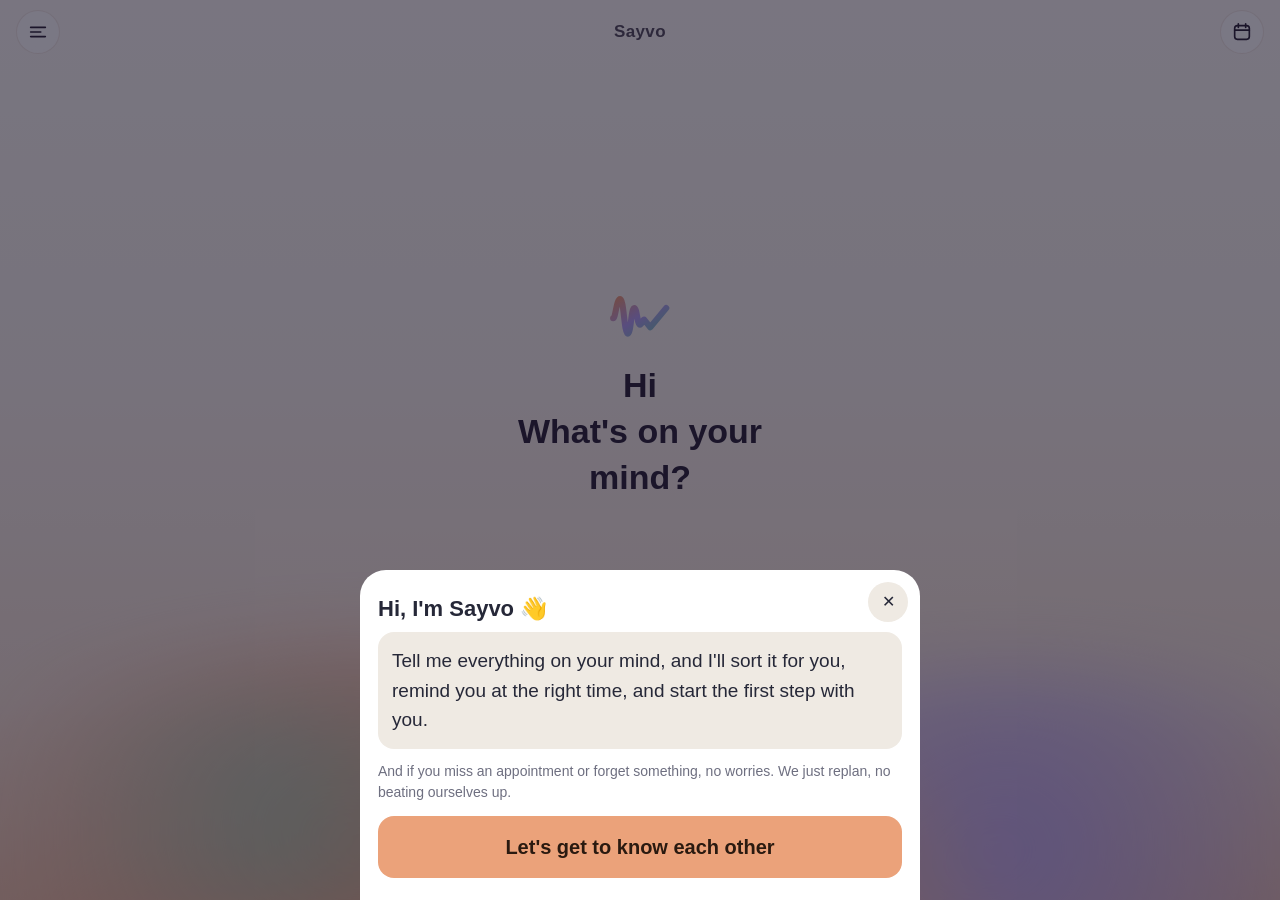
<file: index.html>
<!doctype html>
<html lang="ar" dir="rtl">
<head>
<meta charset="utf-8">
<meta name="viewport" content="width=device-width,initial-scale=1,viewport-fit=cover">
<title>Sayvo</title>
<meta name="description" content="Say it once. Consider it done. قولها، وسيب الباقي على سايفو.">
<meta http-equiv="Content-Security-Policy" content="default-src 'self'; script-src 'self' 'unsafe-inline' https://accounts.google.com https://cdnjs.cloudflare.com; style-src 'self' 'unsafe-inline' https://fonts.googleapis.com; font-src 'self' data: https://fonts.gstatic.com; img-src 'self' data: blob:; media-src 'self' data: blob: https:; connect-src 'self' https://cdnjs.cloudflare.com https://api.nrg-egypt.com https://api.alquran.cloud https://www.googleapis.com https://gmail.googleapis.com https://oauth2.googleapis.com; frame-src https://accounts.google.com; object-src 'none'; worker-src 'self' blob: https://cdnjs.cloudflare.com; base-uri 'self'">
<meta name="theme-color" content="#1B1D33">
<link rel="manifest" href="manifest.webmanifest">
<link rel="icon" href="icon-192.png">
<link rel="apple-touch-icon" href="apple-touch-icon.png">
<link rel="preconnect" href="https://fonts.googleapis.com"><link rel="preconnect" href="https://fonts.gstatic.com" crossorigin>
<link href="https://fonts.googleapis.com/css2?family=IBM+Plex+Sans+Arabic:wght@400;500;600;700&display=swap" rel="stylesheet">
<link rel="stylesheet" href="app.css">
</head>
<body>
<div id="app">

<header class="top">
 <button class="ic" id="mnuTop" aria-label="القايمة" title="القايمة">☰</button>
 <div class="hello"><b id="greet">أهلاً</b><small id="today"></small></div>
 <div class="topbtns">
  <button class="ic" id="btnFeel" aria-label="مضغوط؟" title="مضغوط؟">🌧️</button>
  <button class="ic" id="btnSet" aria-label="الإعدادات" title="الإعدادات">⚙️</button>
  <button class="ic orbmini" id="toOrb" aria-label="دايرة الصوت" title="دايرة الصوت"><i></i></button>
 </div>
</header>

<!-- ============ HOME: just the voice orb (like a call screen) ============ -->
<section class="screen" id="home">
 <div class="aur" aria-hidden="true"><i class="a1"></i><i class="a2"></i><i class="a3"></i><i class="a4"></i></div>
 <div class="htop"><button class="hb" id="mnuBtn" aria-label="القايمة" title="القايمة"><svg viewBox="0 0 24 24"><path d="M4 7h16M4 12h11M4 17h16"/></svg></button>
  <span class="hbrand">Sayvo</span>
  <button class="hb" id="orbToday" aria-label="النهارده" title="النهارده"><svg viewBox="0 0 24 24"><rect x="4" y="5" width="16" height="15" rx="3"/><path d="M8 3v4M16 3v4M4 10h16"/></svg></button></div>
 <div class="hmid">
  <svg class="mark" viewBox="0 0 100 100" aria-hidden="true"><defs><linearGradient id="hmG" x1="0" y1="0" x2="1" y2="1"><stop offset="0" stop-color="#EE9A72"/><stop offset=".5" stop-color="#B39DF0"/><stop offset="1" stop-color="#6FCBAE"/></linearGradient></defs>
   <path d="M8 52 C12 52 13 22 19 22 C25 22 25 76 31 76 C36 76 36 36 41 36 C45.5 36 45.5 62 50 62 C53 62 54 54 56.5 54 L66 66 L91 36" fill="none" stroke="url(#hmG)" stroke-width="9.5" stroke-linecap="round" stroke-linejoin="round"/></svg>
  <h1 class="hgreet" id="orbGreet"></h1>
  <div class="orbsay" id="orbSay" aria-live="polite" translate="no"></div>
  <p class="orbheard" id="orbHeard" dir="auto" translate="no"></p>
 </div>
 <button class="orbnow" id="orbNow"></button>
 <div class="hbar">
  <button class="hb big" id="orbKb" aria-label="اكتب" title="اكتب"><svg viewBox="0 0 24 24"><rect x="3" y="6" width="18" height="12" rx="3"/><path d="M7 10h.01M11 10h.01M15 10h.01M7 14h10"/></svg></button>
  <button class="orb" id="orb" aria-label="اتكلم"><span class="wave"><i></i><i></i><i></i></span><span class="lbl"><svg viewBox="0 0 24 24"><rect x="9" y="3" width="6" height="11" rx="3"/><path d="M5 11a7 7 0 0 0 14 0M12 18v3"/></svg><b id="orbHint">اتكلم</b></span></button>
  <button class="hb big" id="orbStop" aria-label="خلصت" title="خلصت" hidden><svg viewBox="0 0 24 24"><path d="M6 6l12 12M18 6L6 18"/></svg></button>
  <button class="hb big" id="orbFocus" aria-label="فوكس+" title="فوكس+"><svg viewBox="0 0 24 24"><circle cx="12" cy="12" r="8"/><circle cx="12" cy="12" r="3.5"/></svg></button>
 </div>
</section>

<!-- ============ NOW ============ -->
<section class="screen on" id="now">
 <div class="pills" id="modeSeg" aria-label="الواجهة والمود"></div>
 <div id="hardBar" class="hardbar" hidden>يوم صعب: الضروري بس النهارده، والباقي مستنيك من غير زعل. <button id="hardOff" class="link">رجّع كل حاجة</button></div>
 <div id="nowOne" class="col">
 <div id="tBar"></div>
 <div id="nudge"></div>
 <div class="card next" id="nextCard"></div>
 <div class="energy" id="energy" hidden></div>
 <div class="row2">
  <div class="card mini" id="ptsCard"></div>
  <div class="card mini" id="dayCard"></div>
 </div>
 <div class="card">
  <div class="ch"><h3>أهم 3 النهارده</h3><small>اختارهم من "كل حاجة" بالنجمة ⭐</small></div>
  <div id="top3"></div>
 </div>
 <div class="quick">
  <button class="chip" id="qClean">🧹 اليوم باظ؟ نبدأ على نضيف</button>
  <button class="chip" id="qHard">🫶 يوم صعب</button>
  <button class="chip" id="qNight">🌙 ملخص اليوم</button><button class="chip" id="qWeek">🗓️ مراجعة الأسبوع</button>
  <button class="chip" id="qFind">🔑 فين حطيت...؟</button>
  <button class="chip" id="qMe">🌿 حياتي</button>
  <button class="chip" id="qSumm">📚 لخّصلي محاضرة أو كتاب</button>
 </div>
 </div>
 <div id="nowWith" class="col" hidden></div>
 <div id="nowWait" class="col" hidden></div>
 <div id="nowLay" class="col" hidden></div>
 <div id="nowMom" class="col" hidden></div>
 <div id="nowBiz" class="col" hidden></div>
 <div id="nowOut" class="col" hidden></div>
 <div id="nowCalm" class="col" hidden></div>
</section>

<!-- ============ ALL ============ -->
<section class="screen" id="all">
 <div class="seg" id="allSeg">
  <button data-v="tasks" class="on">الحاجات</button>
  <button data-v="life">حياتي</button>
  <button data-v="ideas">خزنة الأفكار</button>
  <button data-v="people">الناس</button>
  <button data-v="places">أماكن الحاجات</button>
 </div>
 <div id="allBody"></div>
</section>

<!-- ============ MONEY ============ -->
<section class="screen" id="money">
 <div class="card avail" id="availCard"></div>
 <div class="card">
  <div class="ch"><h3>عايز تشتري حاجة؟</h3><small>قول أو اكتب، وسندي يقولك تقدر ولا لأ</small></div>
  <div class="inrow"><input id="buyIn" placeholder="مثلاً: سماعة وجزمة وشاحن"><button class="btn" id="buyGo">اسأل</button><button class="btn ghost micsm" id="buyMic" aria-label="بالصوت">🎙️</button></div>
 </div>
 <div class="card" id="wishCard"></div>
 <div class="card" id="billsCard"></div>
 <div class="card">
  <div class="ch"><h3>صرفت حاجة؟</h3><small>عشان الرصيد يفضل مظبوط</small></div>
  <div class="inrow"><input id="spAmt" type="number" inputmode="numeric" placeholder="المبلغ" style="max-width:120px"><input id="spNote" placeholder="في إيه؟"><button class="btn" id="spGo">سجّل</button></div>
 </div>
 <div class="card" id="monthCard"></div>
 <details class="card"><summary><b>إعدادات الفلوس</b></summary>
  <div class="form" id="moneyForm">
   <label>رصيدك دلوقتي (جنيه)<input id="mBal" type="number" inputmode="numeric"></label>
   <label>المرتب (جنيه)<input id="mSal" type="number" inputmode="numeric"></label>
   <label>يوم القبض في الشهر<input id="mPay" type="number" inputmode="numeric" min="1" max="31"></label>
   <label>أكل ومواصلات في اليوم تقريباً<input id="mDaily" type="number" inputmode="numeric"></label>
   <label>مبلغ طوارئ ما يتلمسش<input id="mBuf" type="number" inputmode="numeric"></label>
   <label>تقدر تحوّش كام في الأسبوع؟<input id="mWeek" type="number" inputmode="numeric"></label>
   <label>أي حاجة فوق المبلغ ده تستنى 24 ساعة<input id="mBrake" type="number" inputmode="numeric"></label>
   <button class="btn" id="mSave">احفظ</button>
   <p class="note">سندي بينظّم الصرف بس. مش بينصح باستثمار ولا قروض، والقرار دايماً ليك. الأرقام محفوظة على موبايلك بس.</p>
  </div>
 </details>
</section>

<!-- ============ FOCUS ============ -->
<section class="screen" id="focus">
 <div class="card fpcard" id="fpCard"></div>
 <div class="card ringwrap">
  <div class="ftask" id="fTask">🎧 جلسة تركيز</div>
  <svg viewBox="0 0 200 200" class="ring" aria-hidden="true"><circle cx="100" cy="100" r="86" class="rbg"/><circle cx="100" cy="100" r="86" class="rfg" id="rFg"/></svg>
  <div class="rtime" id="fTime">25:00</div>
  <div class="presets" id="fPre"><button data-m="5">5</button><button data-m="15">15</button><button data-m="25" class="on">25</button><button data-m="45">45</button></div>
  <div class="frow"><button class="btn big" id="fGo">ابدأ</button><button class="btn ghost" id="fStop" hidden>وقّف</button></div>
  <label class="tog"><input type="checkbox" id="fBuddy" checked> سندي معاك في الجلسة (بيطمن عليك بالصوت)</label>
 </div>
 <div class="card">
  <div class="ch"><h3>أصوات</h3><small>بتتولّد جوه التطبيق، من غير نت</small></div>
  <div class="sounds" id="sounds">
   <button data-s="off" class="on">من غير</button><button data-s="white">⚪ White noise</button><button data-s="pink">🌸 Pink noise</button><button data-s="brown">🟤 Brown noise</button><button data-s="rain">🌧️ مطر</button><button data-s="waves">🌊 موج</button><button data-s="forest">🌳 غابة وعصافير</button><button data-s="fire">🔥 نار هادية</button><button data-s="fan">🌀 مروحة</button>
  </div>
  <label class="vol">الصوت <input type="range" id="vol" min="0" max="100" value="55"></label>
  <div class="sounds" id="sTimer"><small>يقفل لوحده بعد:</small><button data-m="0" class="on">مش هيقفل</button><button data-m="15">15 د</button><button data-m="30">30 د</button><button data-m="60">ساعة</button></div>
 </div>
 <div class="row2">
  <button class="card tile" id="tBreath"><i>🫁</i><b>تنفّس دقيقتين</b><small>لما الدنيا تزحم</small></button>
  <button class="card tile" id="tSleep"><i>😴</i><b>وضع النوم</b><small>صوت بيوطى لحد ما يقف</small></button>
  <button class="card tile" id="tMove"><i>🚶</i><b>10 دقايق حركة</b><small>لما التركيز يقع</small></button>
  <button class="card tile" id="tWater"><i>💧</i><b>اشرب مية</b><small>وكُل حاجة صغيرة</small></button>
 </div>
</section>

<nav class="tabs">
 <button data-t="now" class="on"><i>☀️</i>الآن</button>
 <button data-t="all"><i>🗂️</i>كل حاجة</button>
 <button class="mic" id="bigMic" aria-label="فرّغ دماغك"><span>🎙️</span></button>
 <button data-t="money"><i>💰</i>فلوسي</button>
 <button data-t="focus"><i class="fpi"><svg viewBox="0 0 24 24" width="26" height="26" aria-hidden="true"><circle cx="11" cy="13" r="8" fill="none" stroke="currentColor" stroke-width="2"/><circle cx="11" cy="13" r="3" fill="currentColor"/><path d="M19.5 2.5v6M16.5 5.5h6" stroke="currentColor" stroke-width="2.2" stroke-linecap="round"/></svg></i>فوكس+</button>
</nav>
</div>

<!-- ============ SIDE MENU ============ -->
<div class="drawer" id="drawer" hidden><nav class="dbox" id="dbox" aria-label="القايمة">
 <div class="dhead"><b id="dName">سايفو</b><button class="sx" id="drawerX" aria-label="قفل">✕</button></div>
 <button data-d="home">🎙️ دايرة الصوت</button>
 <button data-d="now">🌅 النهارده</button>
 <button data-d="all">🗂️ المهام وكل حاجة</button>
 <button data-d="money">💰 الفلوس والفواتير</button>
 <button data-d="life">🏠 البيت والعيلة</button>
 <button data-d="focus">🎯 فوكس+</button>
 <button data-d="plans">⭐ الباقات</button>
 <button data-d="set">⚙️ الإعدادات</button>
</nav></div>

<!-- ============ SHEET (generic overlay) ============ -->
<div class="sheet" id="sheet" hidden><div class="sbox"><button class="sx" id="sheetX" aria-label="قفل">✕</button><div id="sheetBody"></div></div></div>
<div class="toast" id="toast" hidden></div>
<div class="confetti" id="confetti" aria-hidden="true"></div>
<div class="demobar" id="demoBar" hidden></div>

<script src="i18n.js"></script>
<script src="sounds.js"></script>
<script src="app.js"></script>
<script src="family.js"></script>
<script src="life.js"></script>
<script src="sync.js"></script>
<script src="work.js"></script>
<script src="agent.js"></script>
<script src="adhd.js"></script>
<script src="trust.js"></script>
<script src="doit.js"></script>
<script src="coach.js"></script>
<script src="plans.js"></script>
<script src="summ.js"></script>
<script src="pay.js"></script>
<script src="orb.js"></script>
<script src="demo.js"></script>
</body>
</html>
</file>
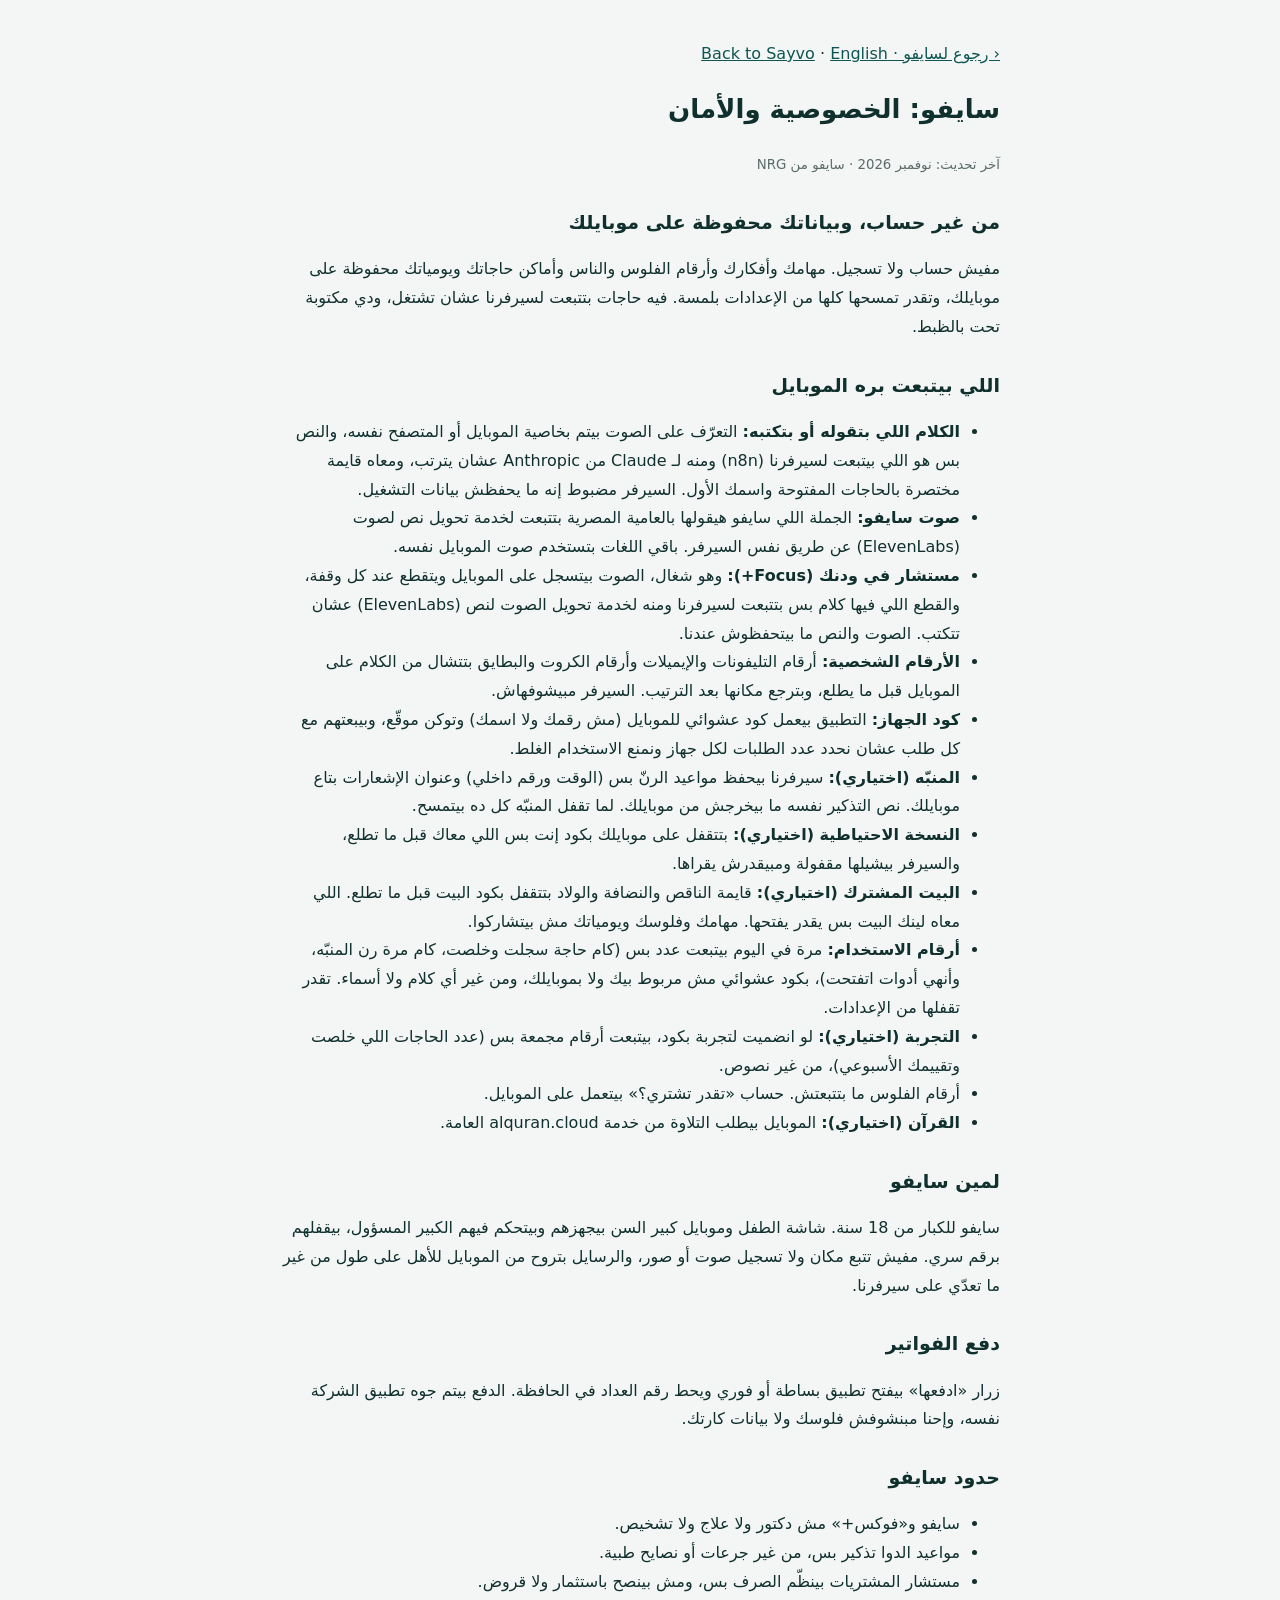
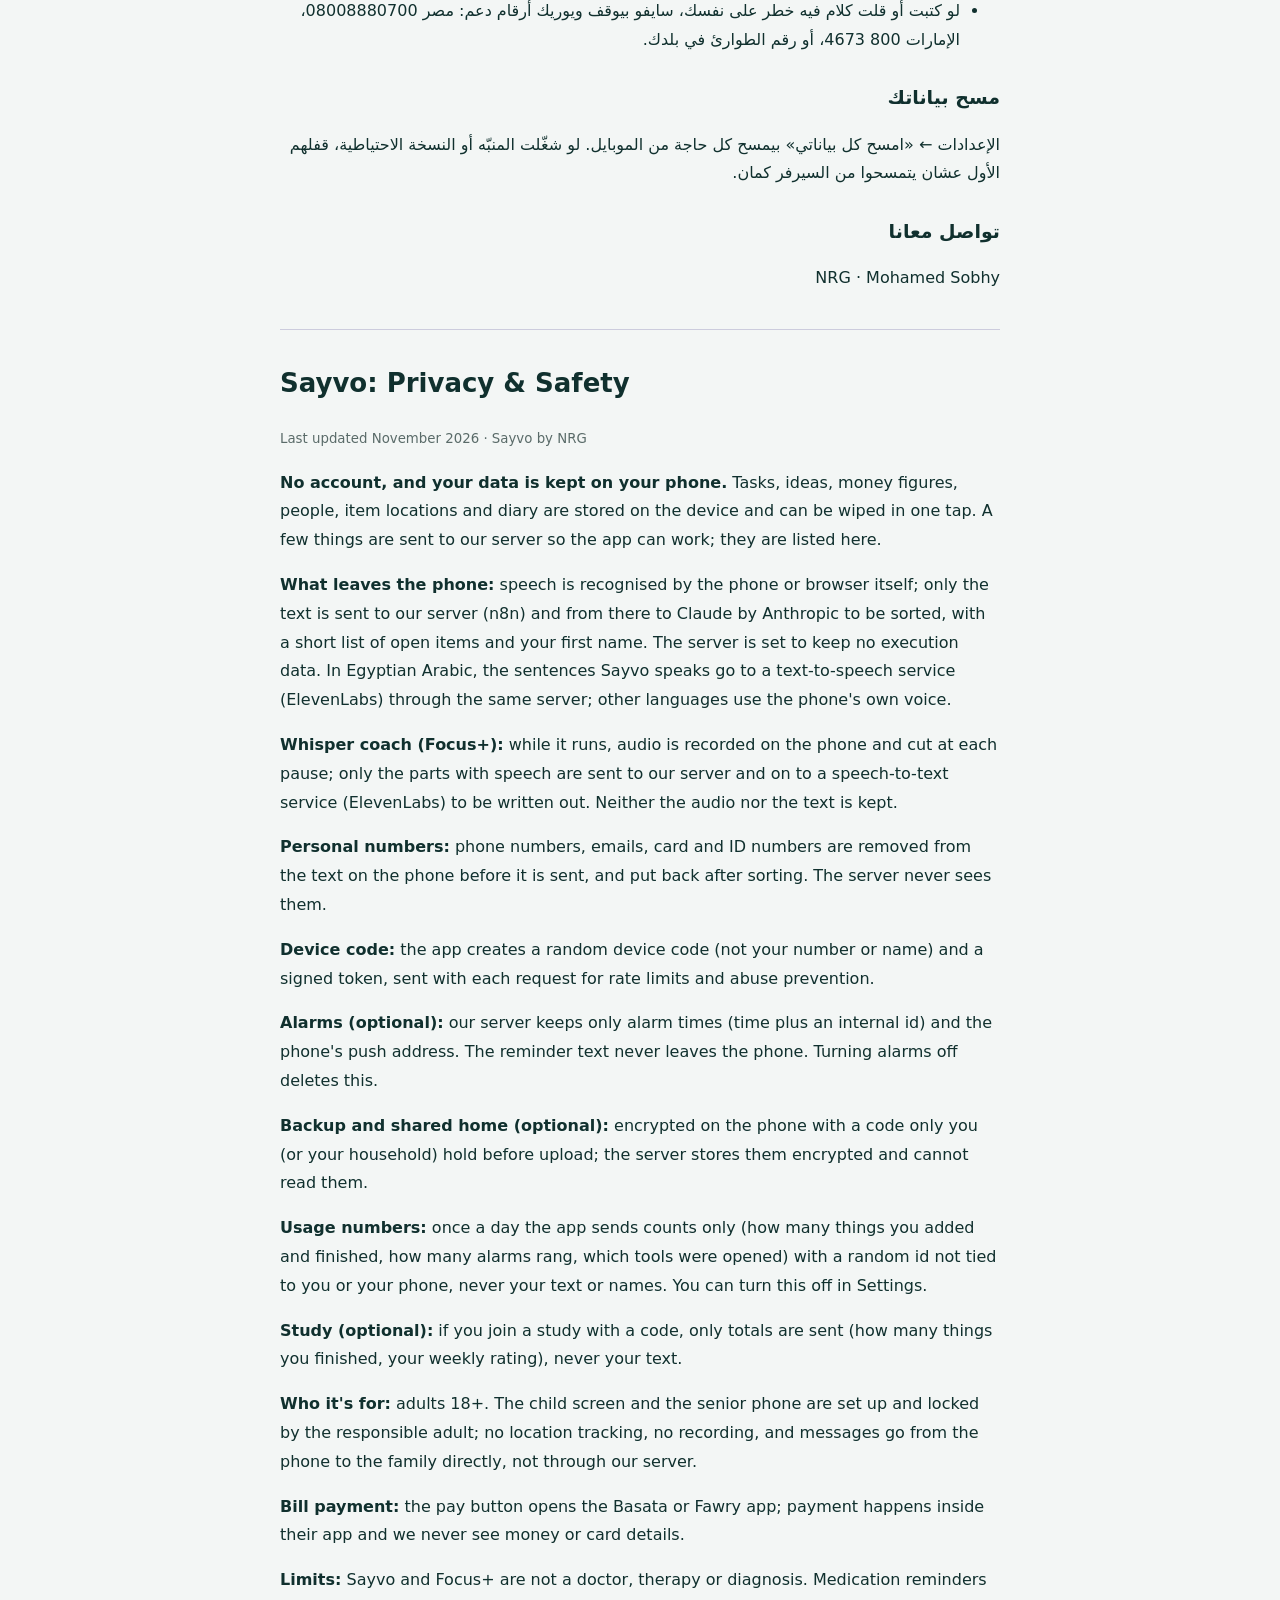
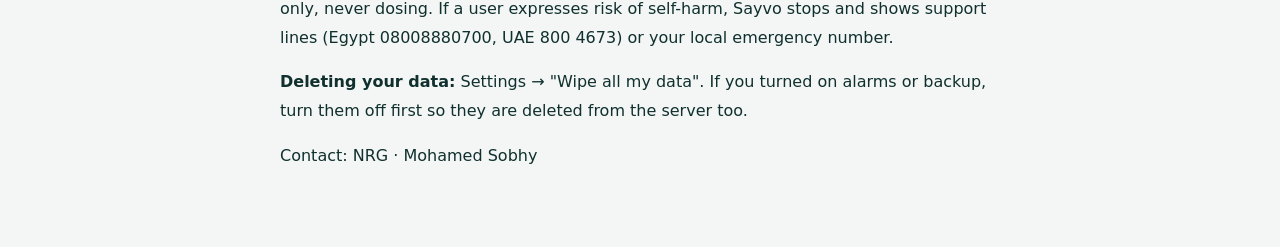
<file: privacy.html>
<!doctype html><html lang="ar" dir="rtl"><head><meta charset="utf-8"><meta name="viewport" content="width=device-width,initial-scale=1">
<title>Sayvo · سايفو · Privacy</title><link rel="icon" href="icon-192.png">
<style>body{font-family:Tahoma,system-ui,sans-serif;background:#F3F6F5;color:#10302E;max-width:720px;margin:0 auto;padding:24px 18px 60px;line-height:1.8}h1{font-size:26px}h2{font-size:19px;margin-top:26px}a{color:#0F5552}.en{direction:ltr;text-align:left;border-top:1px solid #ccd;margin-top:36px;padding-top:12px}small{color:#5A6B69}
@media (prefers-color-scheme:dark){body{background:#0E2B2A;color:#EEF5F4}a{color:#F2B33D}small{color:#A9BDBA}}</style></head><body>
<p><a href="./">‹ رجوع لسايفو · Back to Sayvo</a> · <a href="#en">English</a></p>
<h1>سايفو: الخصوصية والأمان</h1><small>آخر تحديث: نوفمبر 2026 · سايفو من NRG</small>
<h2>من غير حساب، وبياناتك محفوظة على موبايلك</h2><p>مفيش حساب ولا تسجيل. مهامك وأفكارك وأرقام الفلوس والناس وأماكن حاجاتك ويومياتك محفوظة على موبايلك، وتقدر تمسحها كلها من الإعدادات بلمسة. فيه حاجات بتتبعت لسيرفرنا عشان تشتغل، ودي مكتوبة تحت بالظبط.</p>
<h2>اللي بيتبعت بره الموبايل</h2><ul>
<li><b>الكلام اللي بتقوله أو بتكتبه:</b> التعرّف على الصوت بيتم بخاصية الموبايل أو المتصفح نفسه، والنص بس هو اللي بيتبعت لسيرفرنا (n8n) ومنه لـ Claude من Anthropic عشان يترتب، ومعاه قايمة مختصرة بالحاجات المفتوحة واسمك الأول. السيرفر مضبوط إنه ما يحفظش بيانات التشغيل.</li>
<li><b>صوت سايفو:</b> الجملة اللي سايفو هيقولها بالعامية المصرية بتتبعت لخدمة تحويل نص لصوت (ElevenLabs) عن طريق نفس السيرفر. باقي اللغات بتستخدم صوت الموبايل نفسه.</li>
<li><b>مستشار في ودنك (Focus+):</b> وهو شغال، الصوت بيتسجل على الموبايل ويتقطع عند كل وقفة، والقطع اللي فيها كلام بس بتتبعت لسيرفرنا ومنه لخدمة تحويل الصوت لنص (ElevenLabs) عشان تتكتب. الصوت والنص ما بيتحفظوش عندنا.</li>
<li><b>الأرقام الشخصية:</b> أرقام التليفونات والإيميلات وأرقام الكروت والبطايق بتتشال من الكلام على الموبايل قبل ما يطلع، وبترجع مكانها بعد الترتيب. السيرفر مبيشوفهاش.</li>
<li><b>كود الجهاز:</b> التطبيق بيعمل كود عشوائي للموبايل (مش رقمك ولا اسمك) وتوكن موقّع، وبيبعتهم مع كل طلب عشان نحدد عدد الطلبات لكل جهاز ونمنع الاستخدام الغلط.</li>
<li><b>المنبّه (اختياري):</b> سيرفرنا بيحفظ مواعيد الرنّ بس (الوقت ورقم داخلي) وعنوان الإشعارات بتاع موبايلك. نص التذكير نفسه ما بيخرجش من موبايلك. لما تقفل المنبّه كل ده بيتمسح.</li>
<li><b>النسخة الاحتياطية (اختياري):</b> بتتقفل على موبايلك بكود إنت بس اللي معاك قبل ما تطلع، والسيرفر بيشيلها مقفولة ومبيقدرش يقراها.</li>
<li><b>البيت المشترك (اختياري):</b> قايمة الناقص والنضافة والولاد بتتقفل بكود البيت قبل ما تطلع. اللي معاه لينك البيت بس يقدر يفتحها. مهامك وفلوسك ويومياتك مش بيتشاركوا.</li>
<li><b>أرقام الاستخدام:</b> مرة في اليوم بيتبعت عدد بس (كام حاجة سجلت وخلصت، كام مرة رن المنبّه، وأنهي أدوات اتفتحت)، بكود عشوائي مش مربوط بيك ولا بموبايلك، ومن غير أي كلام ولا أسماء. تقدر تقفلها من الإعدادات.</li>
<li><b>التجربة (اختياري):</b> لو انضميت لتجربة بكود، بيتبعت أرقام مجمعة بس (عدد الحاجات اللي خلصت وتقييمك الأسبوعي)، من غير نصوص.</li>
<li>أرقام الفلوس ما بتتبعتش. حساب «تقدر تشتري؟» بيتعمل على الموبايل.</li>
<li><b>القرآن (اختياري):</b> الموبايل بيطلب التلاوة من خدمة alquran.cloud العامة.</li></ul>
<h2>لمين سايفو</h2><p>سايفو للكبار من 18 سنة. شاشة الطفل وموبايل كبير السن بيجهزهم وبيتحكم فيهم الكبير المسؤول، بيقفلهم برقم سري. مفيش تتبع مكان ولا تسجيل صوت أو صور، والرسايل بتروح من الموبايل للأهل على طول من غير ما تعدّي على سيرفرنا.</p>
<h2>دفع الفواتير</h2><p>زرار «ادفعها» بيفتح تطبيق بساطة أو فوري ويحط رقم العداد في الحافظة. الدفع بيتم جوه تطبيق الشركة نفسه، وإحنا مبنشوفش فلوسك ولا بيانات كارتك.</p>
<h2>حدود سايفو</h2><ul>
<li>سايفو و«فوكس+» مش دكتور ولا علاج ولا تشخيص.</li>
<li>مواعيد الدوا تذكير بس، من غير جرعات أو نصايح طبية.</li>
<li>مستشار المشتريات بينظّم الصرف بس، ومش بينصح باستثمار ولا قروض.</li>
<li>لو كتبت أو قلت كلام فيه خطر على نفسك، سايفو بيوقف ويوريك أرقام دعم: مصر 08008880700، الإمارات 800 4673، أو رقم الطوارئ في بلدك.</li></ul>
<h2>مسح بياناتك</h2><p>الإعدادات ← «امسح كل بياناتي» بيمسح كل حاجة من الموبايل. لو شغّلت المنبّه أو النسخة الاحتياطية، قفلهم الأول عشان يتمسحوا من السيرفر كمان.</p>
<h2>تواصل معانا</h2><p>NRG · Mohamed Sobhy</p>
<div class="en" id="en"><h1>Sayvo: Privacy &amp; Safety</h1><small>Last updated November 2026 · Sayvo by NRG</small>
<p><b>No account, and your data is kept on your phone.</b> Tasks, ideas, money figures, people, item locations and diary are stored on the device and can be wiped in one tap. A few things are sent to our server so the app can work; they are listed here.</p>
<p><b>What leaves the phone:</b> speech is recognised by the phone or browser itself; only the text is sent to our server (n8n) and from there to Claude by Anthropic to be sorted, with a short list of open items and your first name. The server is set to keep no execution data. In Egyptian Arabic, the sentences Sayvo speaks go to a text-to-speech service (ElevenLabs) through the same server; other languages use the phone's own voice.</p>
<p><b>Whisper coach (Focus+):</b> while it runs, audio is recorded on the phone and cut at each pause; only the parts with speech are sent to our server and on to a speech-to-text service (ElevenLabs) to be written out. Neither the audio nor the text is kept.</p>
<p><b>Personal numbers:</b> phone numbers, emails, card and ID numbers are removed from the text on the phone before it is sent, and put back after sorting. The server never sees them.</p>
<p><b>Device code:</b> the app creates a random device code (not your number or name) and a signed token, sent with each request for rate limits and abuse prevention.</p>
<p><b>Alarms (optional):</b> our server keeps only alarm times (time plus an internal id) and the phone's push address. The reminder text never leaves the phone. Turning alarms off deletes this.</p>
<p><b>Backup and shared home (optional):</b> encrypted on the phone with a code only you (or your household) hold before upload; the server stores them encrypted and cannot read them.</p>
<p><b>Usage numbers:</b> once a day the app sends counts only (how many things you added and finished, how many alarms rang, which tools were opened) with a random id not tied to you or your phone, never your text or names. You can turn this off in Settings.</p>
<p><b>Study (optional):</b> if you join a study with a code, only totals are sent (how many things you finished, your weekly rating), never your text.</p>
<p><b>Who it's for:</b> adults 18+. The child screen and the senior phone are set up and locked by the responsible adult; no location tracking, no recording, and messages go from the phone to the family directly, not through our server.</p>
<p><b>Bill payment:</b> the pay button opens the Basata or Fawry app; payment happens inside their app and we never see money or card details.</p>
<p><b>Limits:</b> Sayvo and Focus+ are not a doctor, therapy or diagnosis. Medication reminders only, never dosing. If a user expresses risk of self-harm, Sayvo stops and shows support lines (Egypt 08008880700, UAE 800 4673) or your local emergency number.</p>
<p><b>Deleting your data:</b> Settings → "Wipe all my data". If you turned on alarms or backup, turn them off first so they are deleted from the server too.</p>
<p>Contact: NRG · Mohamed Sobhy</p></div>
</body></html>
</file>
<file: app.css>
:root,body[data-th=night]{--bg:#101326;--ink:#F3F4FB;--mut:#A9AECF;--pri:#FFD24C;--onpri:#1B1530;--pritx:#FFD24C;--pri2:#0B0E1E;--soft:#262B4D;--card:#1A1E3A;--line:#2F3560;--amb:#FFB45E;--grn:#2F9E6E;--red:#E0645A;--yel:#B98100;--mint:#63E2C6;--lav:#B7AEFF;--hb:#3D2E0A;--hi:#FFE3A3;--nav:#0B0E1E;--sh:rgba(0,0,0,.45)}
body[data-th=green]{--bg:#0E2B2A;--ink:#EEF5F3;--mut:#A3BDB8;--pri:#F2B33D;--onpri:#10302E;--pritx:#F2B33D;--pri2:#081C1B;--soft:#1E423F;--card:#143533;--line:#25504C;--amb:#FFB45E;--grn:#3FB28A;--red:#E0645A;--yel:#C88A00;--mint:#6FE0C8;--lav:#B7AEFF;--hb:#3D2E0A;--hi:#FFE3A3;--nav:#081C1B;--sh:rgba(0,0,0,.45)}
body[data-th=sayvo]{--bg:#1B1D33;--ink:#E8E6F0;--mut:#A3A5BD;--pri:#F0B088;--onpri:#1B1D33;--pritx:#F0B088;--pri2:#15172A;--soft:#2C2F4C;--card:#23263F;--line:#353956;--amb:#F0B088;--grn:#86D3BA;--red:#E8857A;--yel:#D9A85A;--mint:#86D3BA;--lav:#B5B0E8;--hb:#3A2F27;--hi:#F7D9C2;--nav:#17192D;--sh:rgba(0,0,0,.35)}
body[data-th=day]{--bg:#F6F3EE;--ink:#262838;--mut:#6E6F80;--pri:#EBA27A;--onpri:#2A1A10;--pritx:#A9592C;--pri2:#EADFD3;--soft:#EFEAE3;--card:#FFFFFF;--line:#E4DED5;--amb:#C77A3F;--grn:#2E8E70;--red:#C8564A;--yel:#A97A1E;--mint:#2E8E70;--lav:#6F66C9;--hb:#FBEBDD;--hi:#7A3E14;--nav:#FFFFFF;--sh:rgba(40,30,20,.10)}
body[data-th=light]{--bg:#F6F5F0;--ink:#1C1B1F;--mut:#5F5C66;--pri:#FFD24C;--onpri:#1C1B1F;--pritx:#7A5C00;--pri2:#1C1B1F;--soft:#EFECE2;--card:#FFFFFF;--line:#E4E0D4;--amb:#E39A2D;--grn:#2E8B5E;--red:#C8453B;--yel:#B98100;--mint:#0F7F74;--lav:#5B47A6;--hb:#FFF1D6;--hi:#5A3D00;--nav:#FFFFFF;--sh:rgba(28,27,31,.18)}
body[data-th=warm]{--bg:#FFF8EC;--ink:#3A2A20;--mut:#6E5A4B;--pri:#FFC83D;--onpri:#3A2A20;--pritx:#8E5A00;--pri2:#3A2A20;--soft:#F5EDE3;--card:#FFFDF8;--line:#EFE4D7;--amb:#D9822B;--grn:#4E7A45;--red:#B4532A;--yel:#A86F00;--mint:#4E7A45;--lav:#5B47A6;--hb:#F3E2D3;--hi:#5A3D00;--nav:#FFFDF8;--sh:rgba(58,42,32,.18)}
*{box-sizing:border-box;margin:0;padding:0}
[hidden]{display:none!important}
html,body{background:var(--bg);color:var(--ink);font-family:'IBM Plex Sans Arabic',Tahoma,sans-serif;font-size:17px;line-height:1.55;-webkit-tap-highlight-color:transparent}
button,input,select,textarea{font:inherit;color:inherit}
button{cursor:pointer;border:0;background:none}
#app{max-width:560px;margin:0 auto;padding:12px 16px calc(110px + env(safe-area-inset-bottom))}
.top{display:flex;align-items:center;justify-content:space-between;padding:6px 0 12px}
.hello b{display:block;font-size:22px;font-weight:600}
.hello small{color:var(--mut);font-size:14px}
.topbtns{display:flex;gap:8px}
.ic{width:46px;height:46px;border-radius:50%;background:var(--card);border:1px solid var(--line);font-size:20px}
.screen{display:none;flex-direction:column;gap:14px}.screen.on{display:flex}
.card{background:var(--card);border:1px solid var(--line);border-radius:22px;padding:18px;display:flex;flex-direction:column;gap:10px}
.ch{display:flex;flex-direction:column;gap:0}.ch h3{font-size:18px;font-weight:600}.ch small{color:var(--mut);font-size:14px}
.row2{display:grid;grid-template-columns:1fr 1fr;gap:14px}
.mini{padding:14px;gap:2px}.mini b{font-size:24px;font-weight:700}.mini small{color:var(--mut);font-size:13px}
.btn{min-height:50px;padding:0 20px;border-radius:16px;background:var(--pri);color:var(--onpri);font-weight:600;font-size:17px;display:inline-flex;align-items:center;justify-content:center;gap:6px;text-decoration:none}
.btn.ghost{background:var(--soft);color:var(--ink)}
.btn.ok{background:var(--grn);color:#fff}.btn.warn{background:var(--red);color:#fff}
.btn.big{min-height:62px;font-size:20px;padding:0 34px}
.btn:disabled{opacity:.5}
.link{color:var(--pritx);text-decoration:underline;font-weight:600}
.chip{background:var(--card);border:1px solid var(--line);border-radius:999px;padding:9px 14px;font-size:15px}
.chip.on{background:var(--pri);color:var(--onpri);border-color:var(--pri)}
.quick{display:flex;flex-wrap:wrap;gap:8px}
.inrow{display:flex;gap:8px;align-items:stretch}.inrow>input{flex:1 1 0;min-width:0}
input,select,textarea{background:var(--bg);border:1px solid var(--line);border-radius:14px;padding:12px 14px;min-height:50px;width:100%}
textarea{min-height:110px;resize:vertical}
.micsm{padding:0 14px;font-size:20px}
.note{color:var(--mut);font-size:14px}
.form{display:flex;flex-direction:column;gap:10px;margin-top:12px}.form label{display:flex;flex-direction:column;gap:4px;font-size:15px;color:var(--mut)}
summary{cursor:pointer;list-style:none;min-height:30px}summary::-webkit-details-marker{display:none}summary b:after{content:' ▾';color:var(--mut)}
.hardbar{background:var(--hb);color:var(--hi);border-radius:16px;padding:12px 14px;font-size:15px}

/* next thing */
.next{background:var(--card);color:var(--ink);border:1px solid var(--line);border-radius:28px;padding:22px;gap:12px}
.next .lab{font-size:15px;color:var(--mint);font-weight:600}
.next h2{font-size:28px;line-height:1.35;font-weight:600}
.next .meta{display:flex;gap:8px;flex-wrap:wrap;font-size:14px}
.next .meta span{background:var(--soft);padding:4px 10px;border-radius:999px}
.next .acts{display:flex;gap:8px;flex-wrap:wrap;margin-top:4px}
.next .btn.ghost{background:transparent;color:var(--ink);border:1px solid var(--line)}.next .go{width:100%;min-height:60px;font-size:19px;font-weight:700}
.next .empty{font-size:18px;color:var(--ink);text-align:right;padding:8px 0}
.nrow{display:flex;align-items:center;gap:14px}
.tring{width:64px;height:64px;flex:none}.tring circle{fill:none;stroke-width:8}.tring .a{stroke:var(--soft)}.tring .b{stroke:var(--pri);stroke-linecap:round;transform:rotate(-90deg);transform-origin:50% 50%}
.tring text{fill:var(--ink);font-size:22px;font-weight:600;text-anchor:middle;dominant-baseline:central}

/* nudge */
.nudge{background:var(--card);border:2px solid var(--amb);border-radius:22px;padding:16px;display:flex;flex-direction:column;gap:10px;animation:pop .35s ease}
.nudge .nt{display:flex;gap:12px;align-items:flex-start}.nudge .nt i{font-style:normal;font-size:28px;line-height:1}
.nudge p{font-size:18px;font-weight:500}
.nudge .acts{display:flex;gap:8px;flex-wrap:wrap}.nudge .btn{min-height:44px;font-size:16px;padding:0 16px}
.nudge .more{color:var(--mut);font-size:13px}
@keyframes pop{from{transform:scale(.96);opacity:0}to{transform:none;opacity:1}}

/* lists */
.item{display:flex;align-items:center;gap:10px;padding:10px 0;border-top:1px solid var(--line)}
.item:first-child{border-top:0}
.item .tx{flex:1 1 0;min-width:0}.item .tx b{font-weight:500;display:block}.item .tx small{color:var(--mut);font-size:13px}
.item.done .tx b{text-decoration:line-through;color:var(--mut)}
.ck{width:34px;height:34px;border-radius:50%;border:2px solid var(--line);flex:none;font-size:16px;color:#fff}
.ck.on{background:var(--grn);border-color:var(--grn)}
.star{font-size:20px;filter:grayscale(1);opacity:.4;width:34px;height:34px}.star.on{filter:none;opacity:1}
.mini-b{background:var(--soft);border-radius:10px;padding:6px 10px;font-size:14px}
.sec{display:flex;flex-direction:column}
.sech{display:flex;align-items:center;gap:8px;font-weight:600;font-size:17px}.sech span{color:var(--mut);font-weight:400;font-size:14px}
.empty{color:var(--mut);text-align:center;padding:22px 8px}
.seg{display:flex;background:var(--card);border:1px solid var(--line);border-radius:16px;padding:4px;gap:4px;overflow-x:auto}
.seg button{flex:1 0 auto;padding:10px 12px;border-radius:12px;font-size:15px;white-space:nowrap}.seg button.on{background:var(--pri);color:var(--onpri);font-weight:600}
.seg.modes{flex-wrap:wrap}.seg.modes button{flex:1 1 28%;padding:9px 6px}

/* money */
.avail .big{font-size:40px;font-weight:700;line-height:1.1}
.avail .lines{font-size:14px;color:var(--mut);display:flex;flex-direction:column;gap:2px}
.avail .lines div{display:flex;justify-content:space-between}
.verdict{border-radius:18px;padding:16px;color:#fff;display:flex;flex-direction:column;gap:6px}
.verdict.g{background:var(--grn)}.verdict.y{background:var(--yel)}.verdict.r{background:var(--red)}
.verdict b{font-size:22px}
.bar{height:10px;border-radius:99px;background:var(--soft);overflow:hidden}.bar i{display:block;height:100%;background:var(--grn);border-radius:99px}
.num{font-variant-numeric:tabular-nums;direction:ltr;unicode-bidi:isolate}

/* focus */
.ringwrap{align-items:center;text-align:center}
.ftask{font-weight:600;font-size:18px}
.ring{width:230px;height:230px}.ring circle{fill:none;stroke-width:14}.rbg{stroke:var(--soft)}.rfg{stroke:var(--pri);stroke-linecap:round;transform:rotate(-90deg);transform-origin:50% 50%;transition:stroke-dashoffset 1s linear}
.rtime{font-size:46px;font-weight:600;margin-top:-152px;margin-bottom:96px;direction:ltr}
.presets{display:flex;gap:8px}.presets button{width:56px;height:44px;border-radius:12px;background:var(--soft)}.presets button.on{background:var(--pri);color:var(--onpri)}
.frow{display:flex;gap:10px}
.tog{display:flex;gap:8px;align-items:center;font-size:14px;color:var(--mut)}.tog input{width:22px;height:22px;min-height:0}
.sounds{display:flex;flex-wrap:wrap;gap:8px}.sounds button{background:var(--soft);border-radius:12px;padding:10px 14px}.sounds button.on{background:var(--pri);color:var(--onpri)}
.vol{display:flex;gap:10px;align-items:center;font-size:14px;color:var(--mut)}.vol input{padding:0;min-height:0;border:0;background:none}
.tile{align-items:flex-start;text-align:start;gap:2px}.tile i{font-style:normal;font-size:28px}.tile small{color:var(--mut);font-size:13px}

/* tabs */
.tabs{position:fixed;bottom:0;left:0;right:0;background:var(--nav);border-top:1px solid var(--line);display:flex;justify-content:space-around;align-items:flex-end;padding:6px 6px calc(8px + env(safe-area-inset-bottom));z-index:20}
.tabs button{display:flex;flex-direction:column;align-items:center;font-size:12px;color:var(--mut);min-width:64px;padding:4px}
.tabs button i{font-style:normal;font-size:22px}.tabs button.on{color:var(--pritx);font-weight:600}
.tabs .mic{width:78px;height:78px;border-radius:50%;background:var(--pri);color:var(--onpri);margin-top:-34px;box-shadow:0 8px 24px var(--sh);border:5px solid var(--bg);justify-content:center}
.tabs .mic span{font-size:30px}

/* sheet */
.sheet{position:fixed;inset:0;background:rgba(15,12,35,.55);z-index:50;display:flex;align-items:flex-end;justify-content:center}
.sheet[hidden]{display:none}
.sbox{background:var(--card);width:100%;max-width:560px;max-height:92vh;overflow:auto;border-radius:26px 26px 0 0;padding:22px 18px calc(22px + env(safe-area-inset-bottom));position:relative;animation:up .25s ease}
@keyframes up{from{transform:translateY(40px);opacity:0}to{transform:none;opacity:1}}
.sx{position:absolute;top:12px;left:12px;width:40px;height:40px;border-radius:50%;background:var(--soft);font-size:16px}
.sbox h2{font-size:22px;margin-bottom:6px;padding-left:44px}
.sbox .stack{display:flex;flex-direction:column;gap:12px}
.sbox .acts{display:flex;gap:8px;flex-wrap:wrap}
.heard{background:var(--soft);border-radius:16px;padding:14px;min-height:90px;font-size:18px}
.heard .int{color:var(--mut)}
.listening{display:flex;align-items:center;gap:10px;color:var(--mut)}
.dot{width:14px;height:14px;border-radius:50%;background:var(--red);animation:pulse 1.2s infinite}
@keyframes pulse{50%{transform:scale(1.4);opacity:.5}}
.thinking .dot{background:var(--pri)}
.res{display:flex;flex-direction:column;gap:6px}
.res .item{padding:8px 0}
.say{overflow-wrap:anywhere;font-size:19px;font-weight:500;background:var(--soft);border-radius:16px;padding:14px}
.steps .item b{font-weight:500}
.breath{width:200px;height:200px;border-radius:50%;background:radial-gradient(circle,var(--pri),var(--amb));margin:16px auto;display:flex;align-items:center;justify-content:center;color:var(--onpri);font-size:20px;transition:transform 4s ease-in-out}
.feel{display:flex;flex-wrap:wrap;gap:8px}
.crisis{border:2px solid var(--red);border-radius:18px;padding:16px;display:flex;flex-direction:column;gap:10px}
.crisis a{font-size:18px}
.toast{position:fixed;bottom:120px;left:50%;transform:translateX(-50%);background:var(--ink);color:var(--bg);padding:12px 18px;border-radius:14px;z-index:60;max-width:90%;text-align:center;font-size:15px}
.confetti{position:fixed;inset:0;pointer-events:none;z-index:70;overflow:hidden}
.confetti i{position:absolute;top:-20px;font-style:normal;font-size:24px;animation:fall 1.6s ease-in forwards}
@keyframes fall{to{transform:translateY(105vh) rotate(360deg);opacity:.2}}
.demobar{position:fixed;top:0;left:0;right:0;z-index:55;background:#111;color:#fff;display:flex;gap:6px;overflow-x:auto;padding:6px 8px;font-size:13px}
.demobar button{background:#333;color:#fff;border-radius:8px;padding:6px 10px;white-space:nowrap}.demobar button.on{background:var(--amb);color:#111}
.demobar b{padding:6px 4px;white-space:nowrap}
body.demo #app{padding-top:48px}
.badge{display:inline-block;background:var(--amb);color:#2B1B00;border-radius:999px;padding:2px 10px;font-size:13px;font-weight:600}
.lvl{font-size:13px;color:var(--mut)}
#allBody{display:flex;flex-direction:column;gap:14px}

.wrow{display:flex;flex-direction:column;gap:6px;padding-bottom:10px;border-bottom:1px solid var(--line)}
.wrow .acts{display:flex;gap:6px;flex-wrap:wrap}
#wPick{display:flex;gap:8px;flex-wrap:wrap}

.alarm{position:fixed;inset:0;z-index:90;background:linear-gradient(160deg,#0B0E1E,#1A1E3A);display:flex;align-items:center;justify-content:center;padding:24px;animation:aIn .25s ease}
.alarm .abox{width:100%;max-width:420px;text-align:center;color:#fff;display:flex;flex-direction:column;gap:18px}
.alarm .abell{font-size:84px;animation:shake 1s ease-in-out infinite}
.alarm .atime{font-size:20px;opacity:.85}
.alarm .atext{font-size:28px;font-weight:700;line-height:1.5;overflow-wrap:anywhere}
.alarm .aacts{display:flex;flex-direction:column;gap:10px;margin-top:10px}
.alarm .btn{min-height:56px;font-size:19px;background:#FFD24C;color:#1B1530}.alarm .btn.ghost{background:rgba(255,255,255,.14);color:#fff;border-color:rgba(255,255,255,.3)}
@keyframes shake{0%,100%{transform:rotate(0)}20%{transform:rotate(-14deg)}40%{transform:rotate(12deg)}60%{transform:rotate(-8deg)}80%{transform:rotate(6deg)}}
@keyframes aIn{from{opacity:0;transform:scale(.97)}to{opacity:1;transform:none}}
@media (prefers-reduced-motion:reduce){.alarm .abell,.alarm{animation:none}}

/* ---------- modes & layouts ---------- */
.col{display:flex;flex-direction:column;gap:14px}
.modes button{font-size:15px}
.tbar{background:var(--card);border:1px solid var(--line);border-radius:18px;padding:14px 16px;display:flex;flex-direction:column;gap:10px}
.tbar .tt{display:flex;justify-content:space-between;align-items:center;gap:10px;font-weight:600;font-size:16px}.tbar .tt small{color:var(--mut);font-weight:400}
.tbar .bar i{background:var(--pri)}.tbar.now{border:2px solid var(--pri)}
.energy{display:flex;flex-direction:column;gap:8px}.energy p{color:var(--mut);font-size:15px}
.energy .eg{display:grid;grid-template-columns:repeat(3,minmax(0,1fr));gap:8px}
.energy button{min-height:50px;border-radius:16px;border:1px solid var(--line);background:var(--card);font-size:15px}.energy button.on{border:2px solid var(--mint);font-weight:600}
.next .two{display:flex;gap:8px}.next .two .btn{flex:1 1 0;min-height:48px;font-size:15px}
.big-wide{width:100%}
.wwrap{align-items:center;text-align:center}
.wwrap .wl{color:var(--mut);font-size:15px}.wwrap h2{font-size:26px;line-height:1.35}
.badge2{align-self:flex-start;background:var(--soft);color:var(--mint);border-radius:999px;padding:6px 14px;font-size:14px;font-weight:600}
.check{background:var(--soft);border-radius:18px;padding:14px 16px;display:flex;flex-direction:column;gap:10px}
.check p{font-size:16px}.check .acts{display:flex;gap:8px;flex-wrap:wrap}
.guard{background:var(--hb);color:var(--hi);border-radius:18px;padding:14px 16px;display:flex;flex-direction:column;gap:4px}
.guard b{color:var(--hi)}
.wact{display:flex;gap:8px;width:100%}.wact .btn{flex:1 1 0}
.wtask{display:flex;justify-content:space-between;align-items:center;gap:10px;padding:12px 14px;border-radius:16px;background:var(--bg);border:1px solid var(--line)}
.wtask .tx{flex:1 1 0;min-width:0}.wtask .tx b{font-weight:500;display:block}
.dur{padding:4px 10px;border-radius:999px;background:var(--soft);color:var(--mint);font-size:13px;white-space:nowrap}
.lines2{display:flex;flex-direction:column;gap:8px}.lines2 div{display:flex;justify-content:space-between;gap:10px;font-size:15px;color:var(--mut)}
/* commercial layouts */
.blocks{display:grid;grid-template-columns:1fr 1fr;gap:12px}
.blk{background:var(--card);border:1px solid var(--line);border-radius:22px;padding:16px;text-align:start;display:flex;flex-direction:column;gap:4px;min-height:120px}
.blk i{font-style:normal;font-size:26px}.blk b{font-size:17px}.blk small{color:var(--mut);font-size:13px;overflow:hidden;text-overflow:ellipsis;display:-webkit-box;-webkit-line-clamp:2;-webkit-box-orient:vertical}
.blk .n{align-self:flex-start;background:var(--pri);color:var(--onpri);border-radius:999px;padding:0 10px;font-size:13px;font-weight:700}
.blk.hot{border:2px solid var(--pri)}
.tl{display:flex;flex-direction:column}
.tl .row{display:flex;gap:12px;align-items:stretch}
.tl .tm{width:72px;flex:none;color:var(--mut);font-size:14px;padding-top:12px;text-align:start}
.tl .ln{width:14px;flex:none;display:flex;flex-direction:column;align-items:center}.tl .ln:before{content:'';width:12px;height:12px;border-radius:50%;background:var(--line);margin-top:16px}.tl .ln:after{content:'';flex:1;width:2px;background:var(--line)}
.tl .row.past .ln:before{background:var(--grn)}.tl .row.cur .ln:before{background:var(--pri);box-shadow:0 0 0 4px var(--soft)}
.tl .bx{flex:1 1 0;min-width:0;padding:8px 0}.tl .bx .item{border:0;padding:4px 0}
.tl .nowm{display:flex;align-items:center;gap:8px;color:var(--pritx);font-weight:700;font-size:14px;margin:4px 0}.tl .nowm:after{content:'';flex:1;height:2px;background:var(--pri)}
.chatf{display:flex;flex-direction:column;gap:10px}
.bub{max-width:88%;padding:12px 14px;border-radius:18px;font-size:16px;overflow-wrap:anywhere}
.bub.s{align-self:flex-start;background:var(--card);border:1px solid var(--line);border-start-start-radius:6px}
.bub.u{align-self:flex-end;background:var(--pri);color:var(--onpri);border-start-end-radius:6px}
.bub .acts{display:flex;gap:6px;flex-wrap:wrap;margin-top:8px}.bub .acts .chip{padding:7px 12px;font-size:14px}
.chatin{position:sticky;bottom:96px;display:flex;gap:8px;background:var(--bg);padding:6px 0}
.chatin input{flex:1 1 0;min-width:0}
.swatch{display:flex;flex-wrap:wrap;gap:8px}.swatch button{flex:1 1 30%;min-height:56px;border-radius:16px;border:2px solid var(--line);font-size:15px;font-weight:600}
.swatch button.on{border-color:var(--pri);box-shadow:0 0 0 2px var(--pri)}

/* child phone */
body.kidmode{font-size:19px}
#kidApp{max-width:560px;margin:0 auto;padding:16px 16px 40px;display:flex;flex-direction:column;gap:14px}
.kh{display:flex;justify-content:space-between;align-items:center;gap:10px}.kh b{display:block;font-size:26px}.kh small{color:var(--mut);font-size:15px}
.kstar{background:var(--pri);color:var(--onpri);font-weight:700;border-radius:999px;padding:8px 16px;font-size:20px}
.ksafe{display:grid;grid-template-columns:1fr 1fr;gap:10px}
.ksafe button,.ksafe a{background:var(--card);border:2px solid var(--line);border-radius:22px;min-height:96px;display:flex;flex-direction:column;align-items:center;justify-content:center;gap:4px;font-size:30px;color:var(--ink);text-decoration:none}
.ksafe b{font-size:17px}.ksafe a{border-color:var(--mint)}
.kcard h3{font-size:20px}
.kbig{font-size:28px;font-weight:700;text-align:center;padding:10px 0;line-height:1.4}
.ksteps{display:flex;gap:8px;justify-content:center;flex-wrap:wrap}.ksteps span{width:38px;height:38px;border-radius:50%;background:var(--soft);display:flex;align-items:center;justify-content:center;font-size:15px}
.ksteps span.on{background:var(--grn);color:#fff}.ksteps span.cur{border:2px solid var(--pri)}
.zk{border:1px solid var(--line);cursor:pointer}
/* agent log card */
.card.agent{border-color:var(--mint)}.alog{display:flex;justify-content:space-between;align-items:flex-start;gap:10px;padding:6px 0;border-top:1px solid var(--line)}.alog:first-of-type{border-top:0}.alog p{margin:0;font-size:15px;line-height:1.5}
/* simple ADHD screen: one thing, the time, one mic */
body.simple:not(.simple-more) #modeSeg,body.simple:not(.simple-more) #nowOne .row2,body.simple:not(.simple-more) #nowOne .card:has(#top3),body.simple:not(.simple-more) #nowOne .quick,body.simple:not(.simple-more) .tabs [data-t=all],body.simple:not(.simple-more) .tabs [data-t=money]{display:none}
body.simple .tabs .mic{transform:scale(1.15)}.more-tools{align-self:center;margin:4px 0}
.toast{pointer-events:none}

/* home: view and mode pickers */
.pills{display:flex;gap:8px;align-items:stretch}
.pills .pill{flex:1;display:flex;align-items:center;gap:10px;background:var(--card);border:1px solid var(--line);border-radius:16px;padding:9px 12px;color:var(--ink);text-align:start;min-height:56px}
.pills .pill i{font-style:normal;font-size:22px;line-height:1}
.pills .pill span{display:flex;flex-direction:column;line-height:1.25}
.pills .pill small{color:var(--mut);font-size:12px}.pills .pill b{font-size:15px}
.pills .pill.on{border-color:var(--pri);background:var(--soft)}
.pills .pillx{flex:0 0 44px;border-radius:16px;background:var(--card);border:1px solid var(--line);color:var(--mut);font-size:16px}
.picks{display:flex;flex-direction:column;gap:8px;margin-top:10px}
.pick{display:flex;gap:12px;align-items:flex-start;text-align:start;background:var(--card);border:1px solid var(--line);border-radius:16px;padding:12px 14px;color:var(--ink)}
.pick i{font-style:normal;font-size:24px;line-height:1.2}
.pick span{display:flex;flex-direction:column;gap:2px}.pick b{font-size:16px}.pick small{color:var(--mut);font-size:14px;line-height:1.5}
.pick.on{border-color:var(--pri);background:var(--soft)}
.fpb{font-style:normal;font-size:11px;font-weight:600;color:var(--onpri);background:var(--pri);border-radius:8px;padding:1px 6px;margin-inline-start:6px;vertical-align:middle}
.fpi{display:inline-flex;vertical-align:middle}
.tabs .fpi svg{width:26px;height:26px}
.fpcard .acts{flex-wrap:wrap}
/* onboarding */
.tour{display:flex;flex-direction:column;align-items:center;text-align:center;gap:10px;padding:8px 4px}
.tour .big{font-size:56px;line-height:1.1}
.dots{display:flex;gap:6px;justify-content:center;margin:6px 0}.dots i{width:8px;height:8px;border-radius:50%;background:var(--line)}.dots i.on{background:var(--pri);width:20px;border-radius:6px}
.chips{display:flex;flex-wrap:wrap;gap:8px}.chips .chip.on{background:var(--pri);color:var(--onpri);border-color:var(--pri)}

.dots2{display:flex;flex-wrap:wrap;gap:10px;margin:4px 0 8px}
.dots2 button{width:40px;height:40px;border-radius:50%;border:2px solid var(--line);background:var(--soft);color:var(--ink);font-size:16px}
.dots2 button.on{box-shadow:0 0 0 3px var(--bg),0 0 0 5px var(--ink)}
/* Sayvo does it, and the whisper coach */
.dqo{width:100%;min-height:180px;border-radius:14px;border:1px solid var(--line);background:var(--card);color:var(--ink);padding:12px;font:inherit;font-size:16px;line-height:1.65;resize:vertical}
.say.coach{font-size:22px;line-height:1.55;min-height:110px;display:flex;align-items:center}
.sumv h3{font-size:17px;margin-top:6px}.sumv ul{padding-inline-start:20px;line-height:1.8}.sumv details{background:var(--card);border:1px solid var(--line);border-radius:12px;padding:8px 12px}
label.btn{display:flex;align-items:center;justify-content:center;cursor:pointer}

/* home: the view tiles and the mode chips, both visible */
.pills{display:block}
.pills .lbl{font-size:12px;color:var(--mut);margin:2px 4px 6px}
.vrow{display:grid;grid-template-columns:repeat(3,1fr);gap:8px;margin-bottom:10px}
.vt{display:flex;flex-direction:column;align-items:center;gap:2px;padding:10px 6px;border-radius:16px;background:var(--card);border:1px solid var(--line);color:var(--ink);text-align:center}
.vt i{font-style:normal;font-size:22px}.vt b{font-size:15px}.vt small{font-size:12px;color:var(--mut);line-height:1.3}
.vt.on{border-color:var(--pri);background:var(--soft);box-shadow:0 0 0 1px var(--pri)}
.mrow{display:flex;gap:8px;overflow-x:auto;padding:2px 2px 6px;scrollbar-width:none}.mrow::-webkit-scrollbar{display:none}
.mc{flex:0 0 auto;display:flex;align-items:center;gap:6px;padding:9px 14px;border-radius:999px;background:var(--card);border:1px solid var(--line);color:var(--ink);font-size:15px;white-space:nowrap}
.mc i{font-style:normal}.mc.on{background:var(--pri);color:var(--onpri);border-color:var(--pri)}.mc.lock{opacity:.75}
.mc .fpb{margin-inline-start:2px}
.mdesc{font-size:13px;color:var(--mut);margin:2px 4px 8px;line-height:1.5}

/* Focus+ card */
.fph{display:flex;align-items:center;gap:8px;margin-bottom:10px}.fph h3{flex:1;display:flex;align-items:center;gap:6px}
.fps{font-size:12px;padding:3px 10px;border-radius:999px;background:var(--soft);color:var(--grn)}.fps.off{color:var(--mut)}
.fpset{width:36px;height:36px;font-size:16px}
.fpg{display:grid;grid-template-columns:1fr 1fr;gap:8px}
.fpt{position:relative;display:flex;align-items:center;gap:10px;text-align:start;padding:12px;border-radius:16px;background:var(--soft);border:1px solid var(--line);color:var(--ink);min-height:72px}
.fpt.wide{grid-column:1/-1;background:var(--pri);color:var(--onpri);border-color:var(--pri)}.fpt.wide small{color:inherit;opacity:.8}
.fpt i{font-style:normal;font-size:24px}.fpt span{display:flex;flex-direction:column;gap:2px}.fpt b{font-size:15px}.fpt small{font-size:12px;color:var(--mut);line-height:1.35}
.fpg.locked .fpt{opacity:.7}.fpt .lk{position:absolute;top:6px;inset-inline-end:8px;font-style:normal;font-size:12px}
.fpcard>.btn.big{margin-top:12px;width:100%}
/* ---------- home: a calm screen in Sayvo's own colours (cream and apricot by day, navy at night), like a live voice call ---------- */
#app.orbmode header.top,#app.orbmode nav.tabs{display:none}
#home{--h1:#FBF8F3;--h2:#F7F1E9;--h3:#F3E2D3;--h4:#EDC6AA;--hink:#2A2233;--hmut:#7A6E7E;--hglass:rgba(255,255,255,.7);--hline:rgba(170,120,90,.16);--b1:#F0A07A;--b2:#B9A6F2;--b3:#F7C49C;--b4:#86D3BA;--btx:#C9703F}
body[data-th=night] #home,body[data-th=sayvo] #home,body[data-th=green] #home{--h1:#14162A;--h2:#1B1D33;--h3:#26284A;--h4:#3D3358;--hink:#F2EEF7;--hmut:#A9A3BD;--hglass:rgba(35,37,64,.62);--hline:rgba(240,176,136,.16);--btx:#F0B088}
#home{position:fixed;inset:0;z-index:5;display:none;flex-direction:column;overflow:hidden;color:var(--hink);
 background:linear-gradient(180deg,var(--h1) 0%,var(--h2) 42%,var(--h3) 78%,var(--h4) 100%);
 padding:calc(env(safe-area-inset-top) + 10px) 16px calc(env(safe-area-inset-bottom) + 18px)}
#home.on{display:flex}
/* the moving light at the bottom: soft while waiting, alive while listening */
#home .aur{position:absolute;left:-20%;right:-20%;bottom:-18%;height:66%;pointer-events:none;filter:blur(36px);opacity:.9;transition:opacity .6s,height .6s}
#home .aur i{position:absolute;border-radius:50%;display:block;mix-blend-mode:normal}
#home .a1{width:62%;height:70%;left:4%;bottom:0;background:radial-gradient(circle,var(--b1),transparent 68%);animation:drift1 14s ease-in-out infinite}
#home .a2{width:55%;height:60%;right:2%;bottom:6%;background:radial-gradient(circle,var(--b2),transparent 68%);animation:drift2 17s ease-in-out infinite}
#home .a3{width:48%;height:55%;left:30%;bottom:-6%;background:radial-gradient(circle,var(--b3),transparent 68%);animation:drift3 12s ease-in-out infinite}
#home .a4{width:36%;height:40%;left:12%;bottom:22%;background:radial-gradient(circle,var(--b4),transparent 70%);opacity:.6;animation:drift2 19s ease-in-out infinite reverse}
@keyframes drift1{0%,100%{transform:translate(0,0) scale(1)}50%{transform:translate(12%,-6%) scale(1.12)}}
@keyframes drift2{0%,100%{transform:translate(0,0) scale(1)}50%{transform:translate(-14%,-8%) scale(1.08)}}
@keyframes drift3{0%,100%{transform:translate(0,0) scale(1.05)}50%{transform:translate(6%,-12%) scale(.92)}}
#home.listen .aur{opacity:1;height:80%}#home.listen .aur i{animation-duration:4s!important}
#home.think .aur{opacity:.9}#home.think .aur i{animation-duration:7s!important}
#home.speak .aur{opacity:1}#home.speak .a3{animation:pulseUp 1.1s ease-in-out infinite}
@keyframes pulseUp{0%,100%{transform:scale(1)}50%{transform:scale(1.25) translateY(-8%)}}
#home .htop{position:relative;display:flex;align-items:center;justify-content:space-between;direction:ltr}
#home .hbrand{font-weight:700;letter-spacing:.02em;font-size:17px;opacity:.8}
#home .hb{width:44px;height:44px;border-radius:50%;border:1px solid var(--hline);background:var(--hglass);backdrop-filter:blur(14px);-webkit-backdrop-filter:blur(14px);display:grid;place-items:center;color:var(--hink);padding:0;cursor:pointer}
#home .hb.big{width:58px;height:58px}
#home .hb svg{width:22px;height:22px;fill:none;stroke:currentColor;stroke-width:1.8;stroke-linecap:round;stroke-linejoin:round}
#home .hmid{position:relative;flex:1;display:flex;flex-direction:column;align-items:center;justify-content:center;gap:14px;text-align:center;padding:0 8px}
#home .mark{width:64px;height:64px;transition:transform .4s}
#home.listen .mark{animation:markBeat 1s ease-in-out infinite}
#home.think .mark{animation:markBeat 1.6s ease-in-out infinite}
@keyframes markBeat{0%,100%{transform:scale(1)}50%{transform:scale(1.12)}}
#home .hgreet{font-size:clamp(25px,7.4vw,34px);line-height:1.35;font-weight:600;margin:0;max-width:16ch;transition:opacity .3s}
#home.listen .hgreet,#home.think .hgreet{opacity:0;height:0;overflow:hidden}
#home .orbheard{font-size:clamp(20px,5.6vw,26px);line-height:1.5;max-width:95%;margin:0;min-height:0;font-weight:500;color:var(--hink)}
#home .orbheard:empty{display:none}
#home .orbsay{display:flex;flex-direction:column;align-items:center;gap:8px;width:100%;min-height:0}
#home .orbsay .bub{background:var(--hglass);backdrop-filter:blur(14px);-webkit-backdrop-filter:blur(14px);border:1px solid var(--hline);border-radius:22px;padding:12px 18px;max-width:94%;font-size:17px;line-height:1.55;animation:bubIn .35s ease both;transition:opacity 1.4s ease,transform 1.4s ease}
#home .orbsay .bub.fade{opacity:0;transform:translateY(-10px)}
@keyframes bubIn{from{opacity:0;transform:translateY(10px)}to{opacity:1;transform:none}}
#home .orbnow{position:relative;align-self:center;background:var(--hglass);backdrop-filter:blur(14px);-webkit-backdrop-filter:blur(14px);border:1px solid var(--hline);color:var(--hink);border-radius:999px;padding:9px 16px;font-size:14px;max-width:92%;white-space:nowrap;overflow:hidden;text-overflow:ellipsis;margin-bottom:16px}
#home .orbnow b{color:var(--hink)}#home .orbnow span{color:var(--hmut)}#home .orbnow small{color:var(--btx);margin-inline-start:6px;font-weight:600}
#home .hbar{position:relative;display:flex;align-items:center;justify-content:center;gap:14px;direction:ltr}
/* the talk button: a glowing pill */
.orb{position:relative;flex:0 1 230px;height:64px;border-radius:999px;border:0;padding:0;cursor:pointer;overflow:hidden;color:#2B1A12;
 background:linear-gradient(100deg,#E8916A,#F2B08A 48%,#B9A6F2);box-shadow:0 10px 30px rgba(232,145,106,.35),inset 0 1px 0 rgba(255,255,255,.45)}
.orb .wave{position:absolute;inset:0}
.orb .wave i{position:absolute;width:70%;height:180%;top:-40%;border-radius:50%;filter:blur(14px);opacity:.4;display:block}
.orb .wave i:nth-child(1){left:-20%;background:#FFD7BC;animation:pill1 6s ease-in-out infinite}
.orb .wave i:nth-child(2){left:30%;background:#CDBDFF;animation:pill2 7s ease-in-out infinite}
.orb .wave i:nth-child(3){left:60%;background:#BFEBDD;opacity:.35;animation:pill1 8s ease-in-out infinite reverse}
@keyframes pill1{0%,100%{transform:translateX(0)}50%{transform:translateX(35%)}}
@keyframes pill2{0%,100%{transform:translateX(0)}50%{transform:translateX(-40%)}}
.orb .lbl{position:relative;display:flex;align-items:center;justify-content:center;gap:8px;font-size:17px;font-weight:600;height:100%;padding:0 18px;white-space:nowrap}
.orb .lbl svg{width:22px;height:22px;fill:none;stroke:currentColor;stroke-width:1.9;stroke-linecap:round;stroke-linejoin:round;flex:none}
.orb.listen{background:linear-gradient(100deg,#E07F55,#F0A07A 42%,#86D3BA)}
.orb.listen .wave i{animation-duration:1.6s;opacity:.75}
.orb.think .wave i{animation-duration:2.6s}
.orb.speak{background:linear-gradient(100deg,#A993F0,#C3B2FF 50%,#F2B08A)}
.orb.speak .wave i{animation-duration:1.2s}
.orb:active{transform:scale(.98)}
.orbmini i{display:block;width:20px;height:20px;margin:auto;border-radius:50%;background:linear-gradient(135deg,#F0A07A,#B9A6F2 55%,#86D3BA)}
@media (prefers-reduced-motion:reduce){#home .aur i,.orb .wave i,#home .mark{animation:none!important}}
/* side menu (opens from the left) */
.drawer{position:fixed;inset:0;z-index:60;background:rgba(0,0,0,0);transition:background .2s}
.drawer.on{background:rgba(0,0,0,.45)}
.drawer .dbox{position:absolute;top:0;bottom:0;left:0;width:min(78vw,320px);background:var(--bg);border-inline-end:1px solid var(--line);padding:18px 14px;display:flex;flex-direction:column;gap:6px;transform:translateX(-100%);transition:transform .2s ease;overflow:auto}
[dir=rtl] .drawer .dbox{border-inline-end:0;border-left:0;border-right:1px solid var(--line)}
.drawer.on .dbox{transform:none}
.drawer .dhead{display:flex;align-items:center;justify-content:space-between;margin-bottom:8px}
.drawer .dhead .sx{position:static}
.drawer [data-d]{text-align:start;background:transparent;border:0;border-radius:14px;padding:13px 12px;font-size:17px;color:var(--ink)}
.drawer [data-d]:active,.drawer [data-d]:hover{background:var(--card)}
</file>
